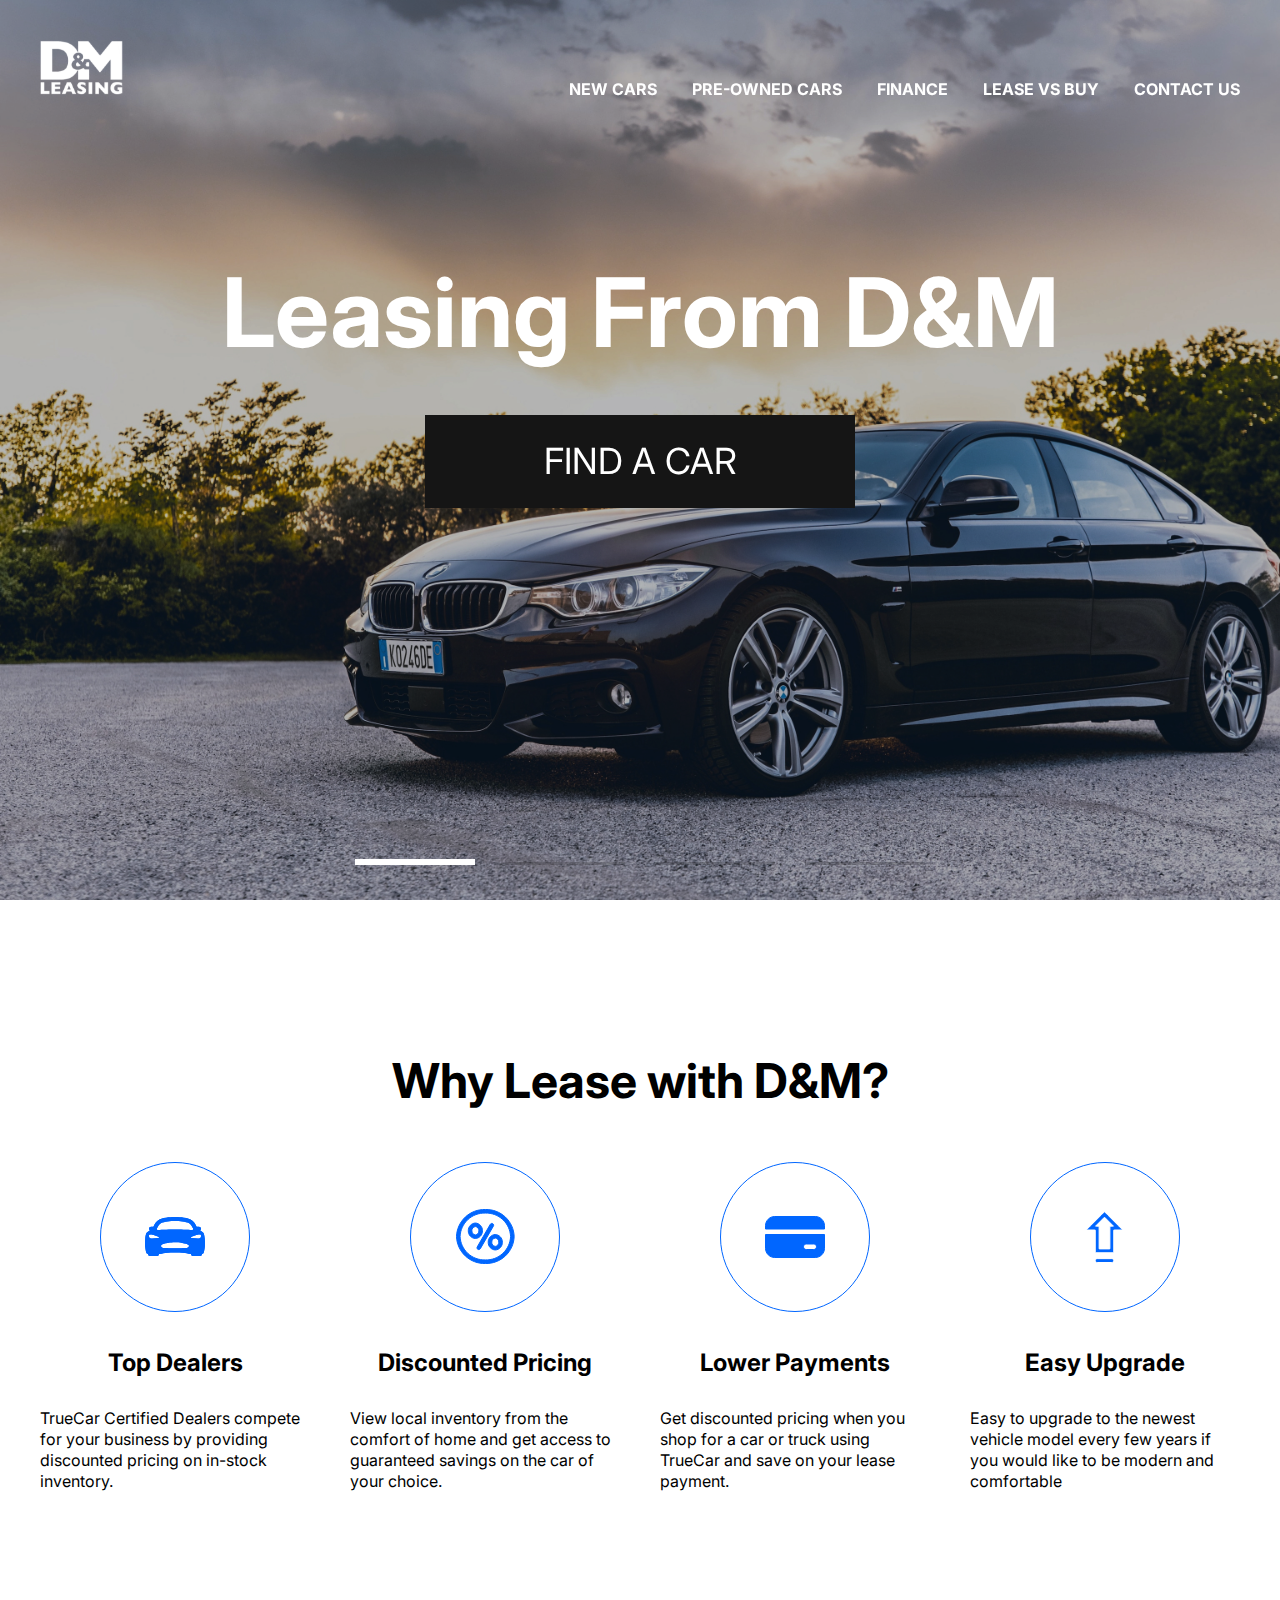
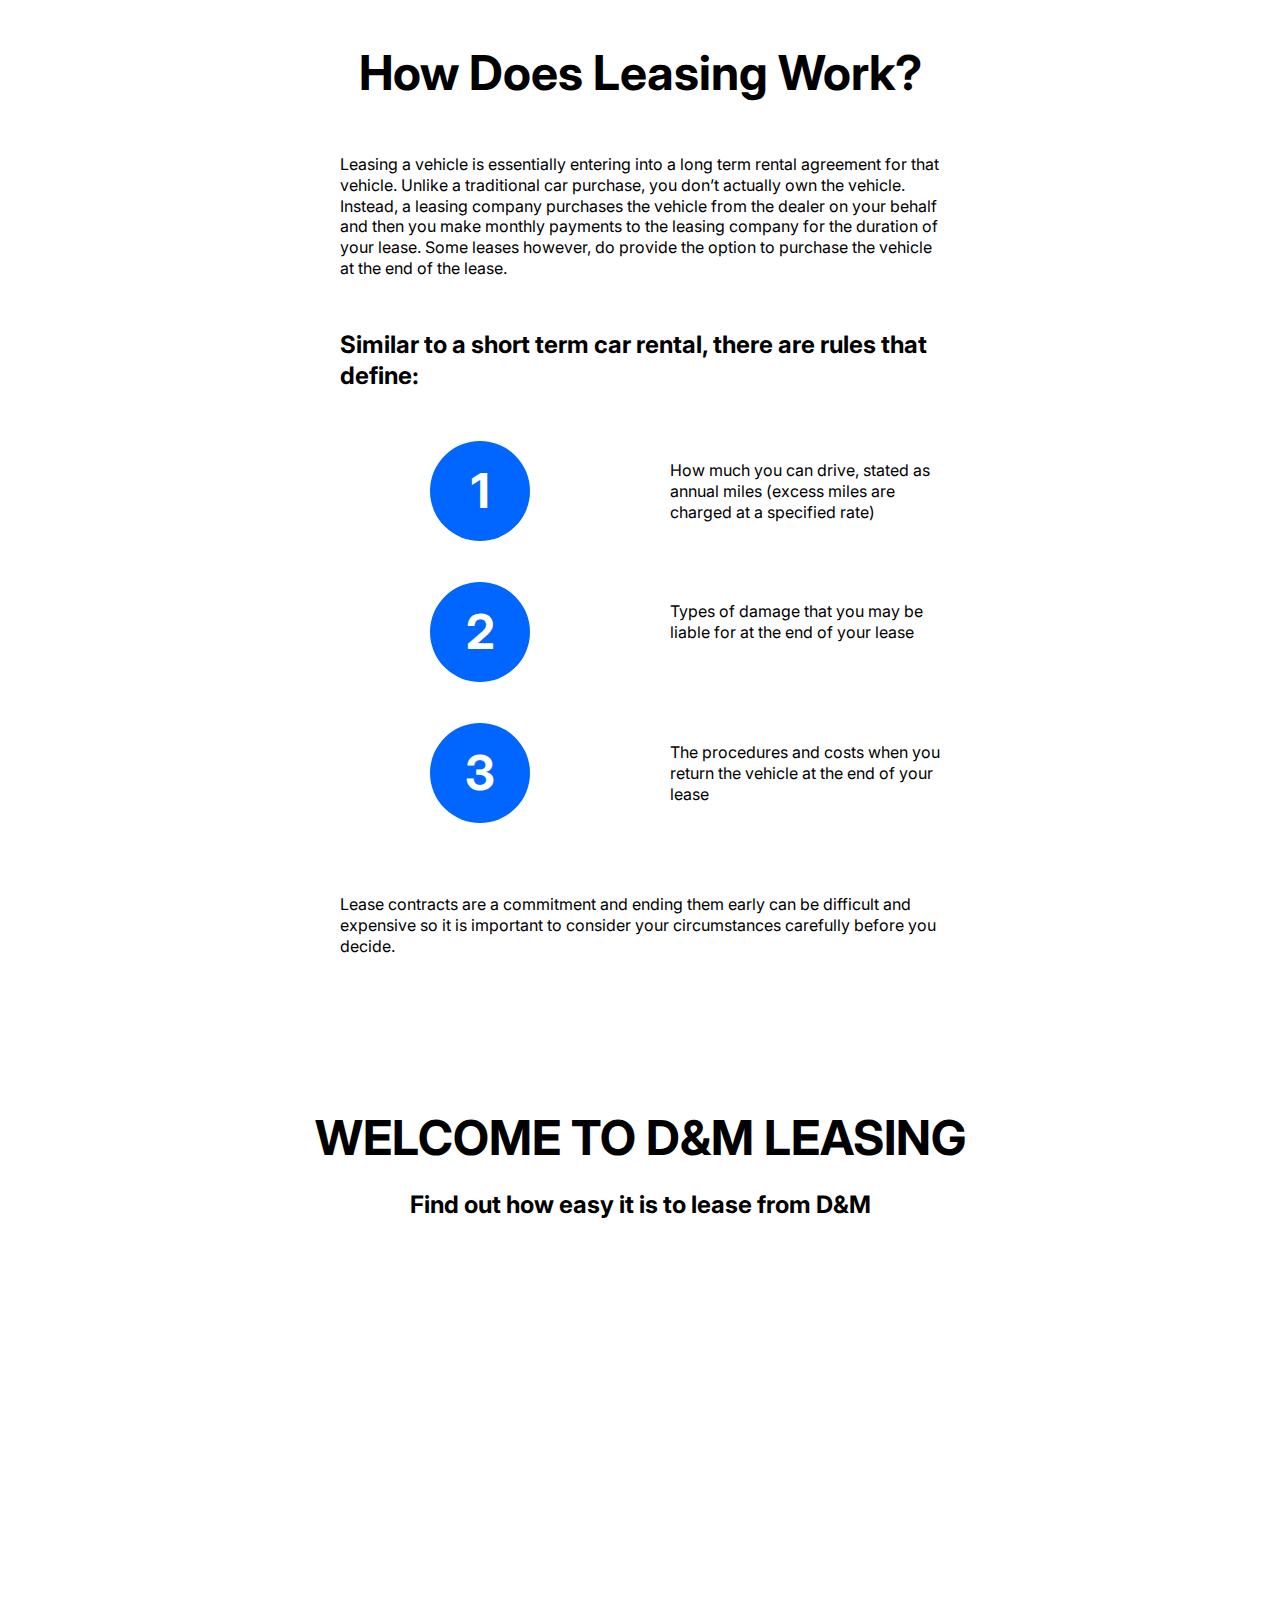
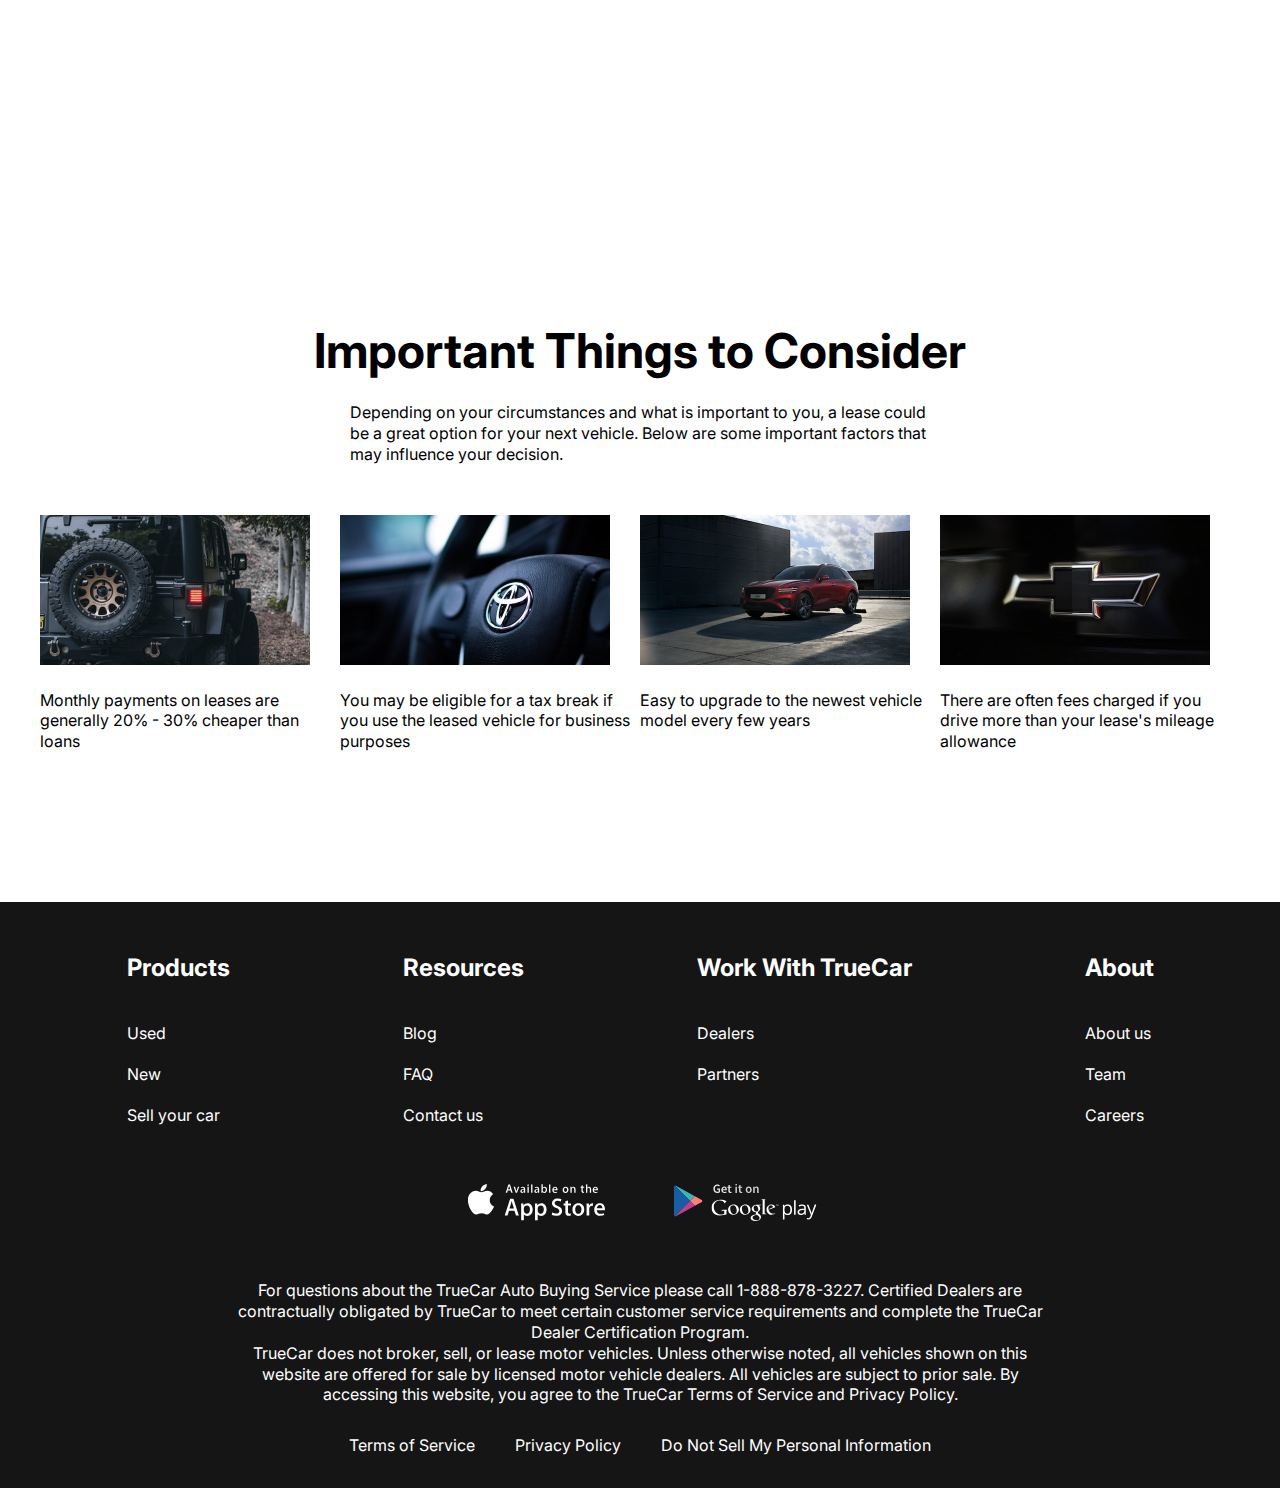
<file: index.html>
<!DOCTYPE html>
<html lang="en">
  <head>
    <meta charset="UTF-8" />
    <meta name="viewport" content="width=device-width, initial-scale=1.0" />
    <link rel="preconnect" href="https://fonts.googleapis.com" />
    <link rel="preconnect" href="https://fonts.gstatic.com" crossorigin />
    <link
      href="https://fonts.googleapis.com/css2?family=Inter:wght@100..900&display=swap"
      rel="stylesheet"
    />
    <link
      rel="stylesheet"
      href="https://cdn.jsdelivr.net/npm/swiper@11/swiper-bundle.min.css"
    />
    <link rel="stylesheet" href="css/style.css" />
    <title>Car lease</title>
  </head>
  <body>
    <div class="wrapper">
      <header class="header header-main">
        <div class="container">
          <div class="header__inner">
            <a href="/index.html" class="logo">
              <img src="images/logo.svg" alt="DM" class="logo__img" />
            </a>
            <nav class="menu">
              <ul class="menu__list">
                <li class="menu__list-item">
                  <a href="/new-cars.html" class="menu__list-link">NEW CARS</a>
                </li>
                <li class="menu__list-item">
                  <a href="#" class="menu__list-link">PRE-OWNED CARS</a>
                </li>
                <li class="menu__list-item">
                  <a href="#" class="menu__list-link">FINANCE</a>
                </li>
                <li class="menu__list-item">
                  <a href="#" class="menu__list-link">LEASE VS BUY</a>
                </li>
                <li class="menu__list-item">
                  <a href="/contacts.html" class="menu__list-link"
                    >CONTACT US</a
                  >
                </li>
              </ul>
            </nav>
          </div>
        </div>
      </header>

      <main class="main">
        <section class="top">
          <div class="container">
            <div class="top__title">Leasing From D&M</div>
            <a href="#" class="top__link"> FIND A CAR </a>
          </div>
        </section>

        <div class="slider">
          <div class="swiper">
            <div class="swiper-wrapper">
              <div
                class="swiper-slide"
                style="background-image: url(images/slide-1.jpg)"
              ></div>
              <div
                class="swiper-slide"
                style="background-image: url(images/slide-1.jpg)"
              ></div>
              <div
                class="swiper-slide"
                style="background-image: url(images/slide-1.jpg)"
              ></div>
              <div
                class="swiper-slide"
                style="background-image: url(images/slide-1.jpg)"
              ></div>
            </div>
            <div class="swiper-pagination"></div>
          </div>
        </div>

        <section class="why-lease">
          <div class="container">
            <h2 class="section-title">Why Lease with D&M?</h2>
            <ul class="why-lease__list">
              <li class="why-lease__item">
                <img
                  src="images/why-lease__img-1.svg"
                  alt="top dealers"
                  class="why-lease__item-img"
                />
                <h3 class="why-lease__item-title">Top Dealers</h3>
                <p class="why-lease__item-text">
                  TrueCar Certified Dealers compete for your business by
                  providing discounted pricing on in-stock inventory.
                </p>
              </li>
              <li class="why-lease__item">
                <img
                  src="images/why-lease__img-2.svg"
                  alt="top dealers"
                  class="why-lease__item-img"
                />
                <h3 class="why-lease__item-title">Discounted Pricing</h3>
                <p class="why-lease__item-text">
                  View local inventory from the comfort of home and get access
                  to guaranteed savings on the car of your choice.
                </p>
              </li>
              <li class="why-lease__item">
                <img
                  src="images/why-lease__img-3.svg"
                  alt="top dealers"
                  class="why-lease__item-img"
                />
                <h3 class="why-lease__item-title">Lower Payments</h3>
                <p class="why-lease__item-text">
                  Get discounted pricing when you shop for a car or truck using
                  TrueCar and save on your lease payment.
                </p>
              </li>
              <li class="why-lease__item">
                <img
                  src="images/why-lease__img-4.svg"
                  alt="top dealers"
                  class="why-lease__item-img"
                />
                <h3 class="why-lease__item-title">Easy Upgrade</h3>
                <p class="why-lease__item-text">
                  Easy to upgrade to the newest vehicle model every few years if
                  you would like to be modern and comfortable
                </p>
              </li>
            </ul>
          </div>
        </section>

        <section class="how-does">
          <div class="container">
            <div class="how-does__inner">
              <h2 class="section-title">How Does Leasing Work?</h2>
              <p class="how-does__text">
                Leasing a vehicle is essentially entering into a long term
                rental agreement for that vehicle. Unlike a traditional car
                purchase, you don’t actually own the vehicle. Instead, a leasing
                company purchases the vehicle from the dealer on your behalf and
                then you make monthly payments to the leasing company for the
                duration of your lease. Some leases however, do provide the
                option to purchase the vehicle at the end of the lease.
              </p>
              <h4 class="how-does__title">
                Similar to a short term car rental, there are rules that define:
              </h4>
              <ol class="how-does__list">
                <li class="how-does__item">
                  How much you can drive, stated as annual miles (excess miles
                  are charged at a specified rate)
                </li>
                <li class="how-does__item">
                  Types of damage that you may be liable for at the end of your
                  lease
                </li>
                <li class="how-does__item">
                  The procedures and costs when you return the vehicle at the
                  end of your lease
                </li>
              </ol>
              <p class="how-does__text">
                Lease contracts are a commitment and ending them early can be
                difficult and expensive so it is important to consider your
                circumstances carefully before you decide.
              </p>
            </div>
          </div>
        </section>

        <section class="video">
          <div class="container">
            <h2 class="section-title video__title">WELCOME TO D&M LEASING</h2>
            <p class="video__text">Find out how easy it is to lease from D&M</p>
            <iframe
              class="video__content"
              width="1000"
              height="500"
              src="https://www.youtube.com/embed/8qiJ1mJzb6E?si=nx8A_49OuRKkU9Jv&amp;controls=0"
              title="YouTube video player"
              frameborder="0"
              allow="accelerometer; autoplay; clipboard-write; encrypted-media; gyroscope; picture-in-picture; web-share"
              referrerpolicy="strict-origin-when-cross-origin"
              allowfullscreen
            >
            </iframe>
          </div>
        </section>

        <section class="important">
          <div class="container">
            <h2 class="section-title important__title">
              Important Things to Consider
            </h2>
            <p class="important__text">
              Depending on your circumstances and what is important to you, a
              lease could be a great option for your next vehicle. Below are
              some important factors that may influence your decision.
            </p>
            <ul class="important__list">
              <li class="important__item">
                <img
                  src="images/imp-1.jpg"
                  alt="car"
                  class="important__list-img"
                />
                <p class="important__list-text">
                  Monthly payments on leases are generally 20% - 30% cheaper
                  than loans
                </p>
              </li>
              <li class="important__item">
                <img
                  src="images/imp-2.jpg"
                  alt="car"
                  class="important__list-img"
                />
                <p class="important__list-text">
                  You may be eligible for a tax break if you use the leased
                  vehicle for business purposes
                </p>
              </li>
              <li class="important__item">
                <img
                  src="images/imp-3.jpg"
                  alt="car"
                  class="important__list-img"
                />
                <p class="important__list-text">
                  Easy to upgrade to the newest vehicle model every few years
                </p>
              </li>
              <li class="important__item">
                <img
                  src="images/imp-4.jpg"
                  alt="car"
                  class="important__list-img"
                />
                <p class="important__list-text">
                  There are often fees charged if you drive more than your
                  lease's mileage allowance
                </p>
              </li>
            </ul>
          </div>
        </section>
      </main>

      <footer class="footer">
        <div class="container">
          <nav class="footer__menu">
            <ul class="footer__menu-list">
              <li class="footer__menu-item">
                <p class="footer__menu-title">Products</p>
              </li>
              <li class="footer__menu-item">
                <a href="#" class="footer__menu-link">Used</a>
              </li>
              <li class="footer__menu-item">
                <a href="#" class="footer__menu-link">New</a>
              </li>
              <li class="footer__menu-item">
                <a href="#" class="footer__menu-link">Sell your car</a>
              </li>
            </ul>
            <ul class="footer__menu-list">
              <li class="footer__menu-item">
                <p class="footer__menu-title">Resources</p>
              </li>
              <li class="footer__menu-item">
                <a href="#" class="footer__menu-link">Blog</a>
              </li>
              <li class="footer__menu-item">
                <a href="#" class="footer__menu-link">FAQ</a>
              </li>
              <li class="footer__menu-item">
                <a href="#" class="footer__menu-link">Contact us</a>
              </li>
            </ul>
            <ul class="footer__menu-list">
              <li class="footer__menu-item">
                <p class="footer__menu-title">Work With TrueCar</p>
              </li>
              <li class="footer__menu-item">
                <a href="#" class="footer__menu-link">Dealers</a>
              </li>
              <li class="footer__menu-item">
                <a href="#" class="footer__menu-link">Partners</a>
              </li>
            </ul>
            <ul class="footer__menu-list">
              <li class="footer__menu-item">
                <p class="footer__menu-title">About</p>
              </li>
              <li class="footer__menu-item">
                <a href="#" class="footer__menu-link">About us</a>
              </li>
              <li class="footer__menu-item">
                <a href="#" class="footer__menu-link">Team</a>
              </li>
              <li class="footer__menu-item">
                <a href="#" class="footer__menu-link">Careers</a>
              </li>
            </ul>
          </nav>

          <ul class="app">
            <li class="app__item">
              <a href="#" class="app__item-link">
                <img
                  src="images/appstore.svg"
                  alt="appStore"
                  class="app__item-img"
                />
              </a>
            </li>
            <li class="app__item">
              <a href="#" class="app__item-link">
                <img
                  src="images/googleplay.svg"
                  alt="googlePlay"
                  class="app__item-img"
                />
              </a>
            </li>
          </ul>

          <div class="footer__copy">
            <p class="footer__copy-text">
              For questions about the TrueCar Auto Buying Service please call
              1-888-878-3227. Certified Dealers are contractually obligated by
              TrueCar to meet certain customer service requirements and complete
              the TrueCar Dealer Certification Program.
            </p>
            <p class="footer__copy-text">
              TrueCar does not broker, sell, or lease motor vehicles. Unless
              otherwise noted, all vehicles shown on this website are offered
              for sale by licensed motor vehicle dealers. All vehicles are
              subject to prior sale. By accessing this website, you agree to the
              TrueCar Terms of Service and Privacy Policy.
            </p>
          </div>

          <nav class="copy__nav">
            <ul class="copy__nav-list">
              <li class="copy__nav-item">
                <a href="#" class="copy__nav-link">Terms of Service</a>
              </li>
              <li class="copy__nav-item">
                <a href="#" class="copy__nav-link">Privacy Policy</a>
              </li>
              <li class="copy__nav-item">
                <a href="#" class="copy__nav-link"
                  >Do Not Sell My Personal Information</a
                >
              </li>
            </ul>
          </nav>
        </div>
      </footer>
    </div>

    <script src="https://cdn.jsdelivr.net/npm/swiper@11/swiper-bundle.min.js"></script>
    <script src="./js/main.js"></script>
  </body>
</html>
</file>
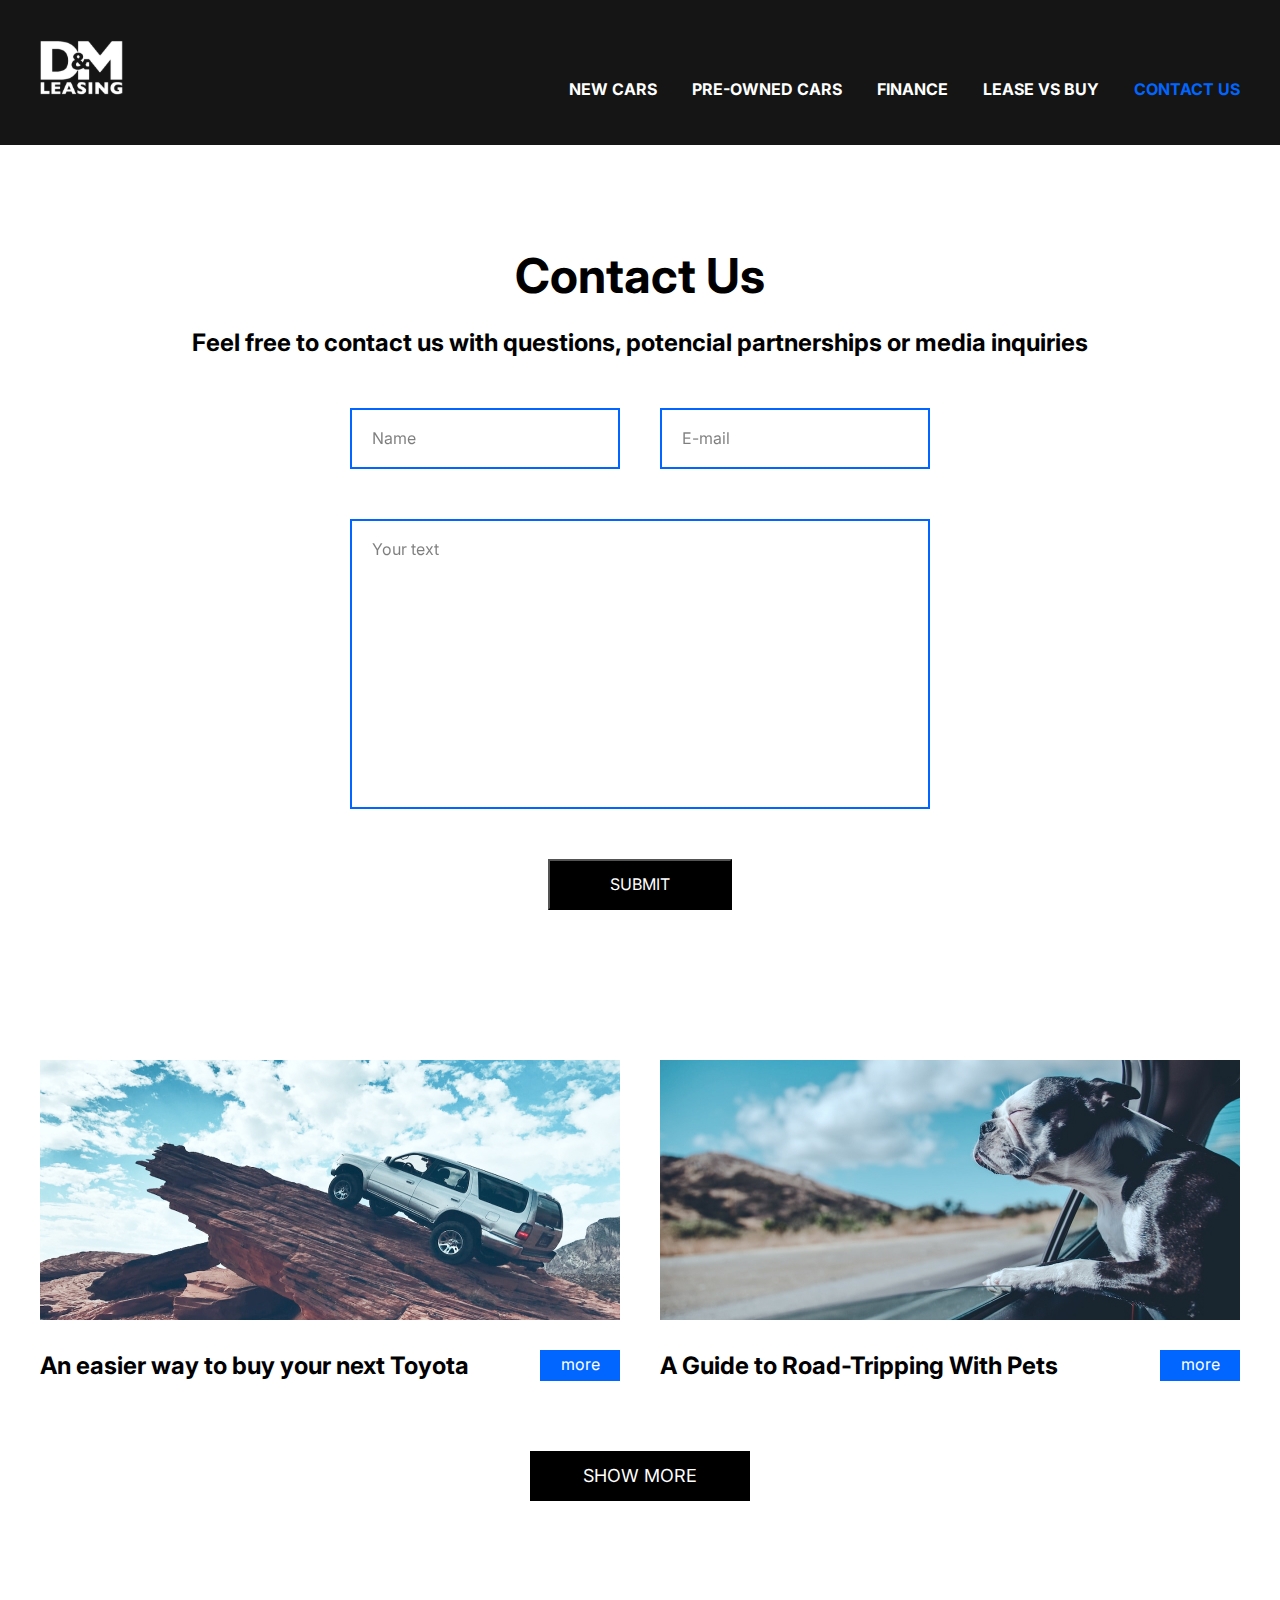
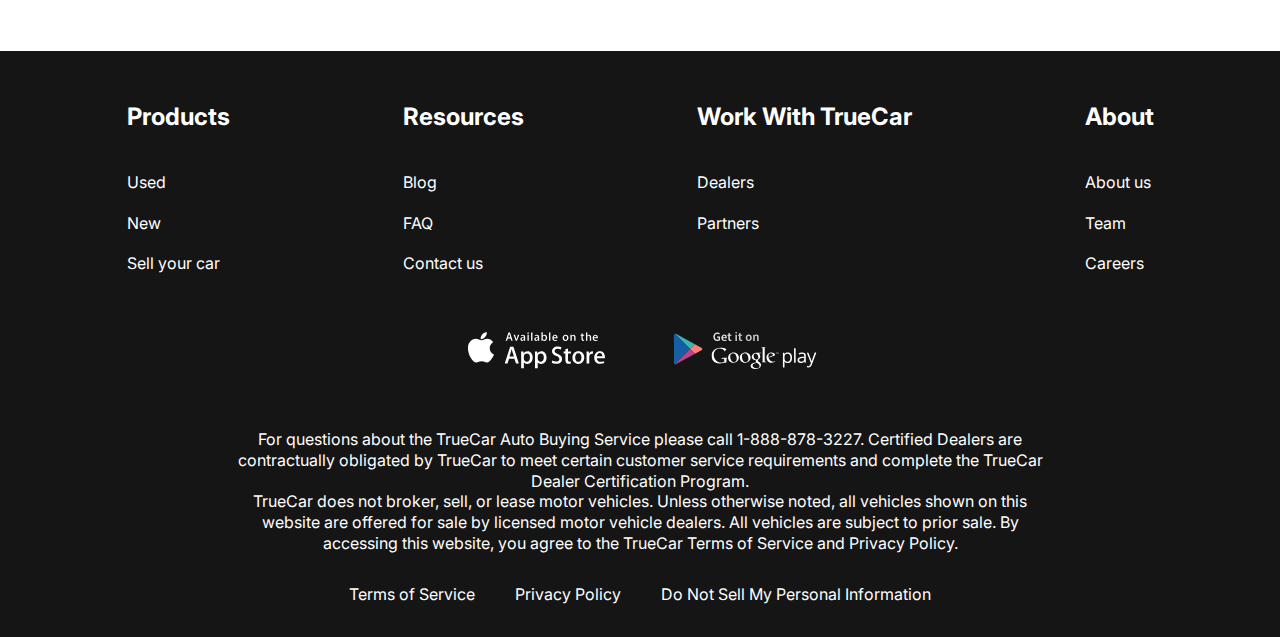
<file: contacts.html>
<!DOCTYPE html>
<html lang="en">
  <head>
    <meta charset="UTF-8" />
    <meta name="viewport" content="width=device-width, initial-scale=1.0" />
    <link rel="stylesheet" href="css/style.css" />
    <link rel="preconnect" href="https://fonts.googleapis.com" />
    <link rel="preconnect" href="https://fonts.gstatic.com" crossorigin />
    <link
      href="https://fonts.googleapis.com/css2?family=Inter:wght@100..900&display=swap"
      rel="stylesheet"
    />
    <title>Contacts</title>
  </head>
  <body>
    <div class="wrapper">
      <header class="header">
        <div class="container">
          <div class="header__inner">
            <a href="/index.html" class="logo">
              <img src="images/logo.svg" alt="DM" class="logo__img" />
            </a>
            <nav class="menu">
              <ul class="menu__list">
                <li class="menu__list-item">
                  <a href="/new-cars.html" class="menu__list-link">NEW CARS</a>
                </li>
                <li class="menu__list-item">
                  <a href="#" class="menu__list-link">PRE-OWNED CARS</a>
                </li>
                <li class="menu__list-item">
                  <a href="#" class="menu__list-link">FINANCE</a>
                </li>
                <li class="menu__list-item">
                  <a href="#" class="menu__list-link">LEASE VS BUY</a>
                </li>
                <li class="menu__list-item">
                  <a href="#" class="menu__list-link menu__list-link--active"
                    >CONTACT US</a
                  >
                </li>
              </ul>
            </nav>
          </div>
        </div>
      </header>

      <main class="main">
        <section class="contacts">
          <div class="container">
            <h2 class="section-title contacts__title">Contact Us</h2>
            <p class="contacts__text">
              Feel free to contact us with questions, potencial partnerships or
              media inquiries
            </p>
            <form action="#" class="form">
              <input class="form__input" type="text" placeholder="Name" />
              <input class="form__input" type="email" placeholder="E-mail" />
              <textarea
                class="form__textarea"
                placeholder="Your text"
              ></textarea>
              <button class="submit" type="submit">SUBMIT</button>
            </form>
          </div>
        </section>

        <section class="blog">
          <div class="container blog__container">
            <div class="blog__items">
              <div class="blog__item">
                <img src="images/blog-1.jpg" class="blog__item-img" />
                <h4 class="blog__item-title">
                  An easier way to buy your next Toyota
                </h4>
                <a href="#" class="blog__item-btn">more</a>
              </div>
              <div class="blog__item">
                <img src="images/blog-2.jpg" class="blog__item-img" />
                <h4 class="blog__item-title">
                  A Guide to Road-Tripping With Pets
                </h4>
                <a href="#" class="blog__item-btn">more</a>
              </div>
            </div>
            <a class="showmore-link">Show more</a>
          </div>
        </section>
      </main>

      <footer class="footer">
        <div class="container">
          <nav class="footer__menu">
            <ul class="footer__menu-list">
              <li class="footer__menu-item">
                <p class="footer__menu-title">Products</p>
              </li>
              <li class="footer__menu-item">
                <a href="#" class="footer__menu-link">Used</a>
              </li>
              <li class="footer__menu-item">
                <a href="#" class="footer__menu-link">New</a>
              </li>
              <li class="footer__menu-item">
                <a href="#" class="footer__menu-link">Sell your car</a>
              </li>
            </ul>
            <ul class="footer__menu-list">
              <li class="footer__menu-item">
                <p class="footer__menu-title">Resources</p>
              </li>
              <li class="footer__menu-item">
                <a href="#" class="footer__menu-link">Blog</a>
              </li>
              <li class="footer__menu-item">
                <a href="#" class="footer__menu-link">FAQ</a>
              </li>
              <li class="footer__menu-item">
                <a href="#" class="footer__menu-link">Contact us</a>
              </li>
            </ul>
            <ul class="footer__menu-list">
              <li class="footer__menu-item">
                <p class="footer__menu-title">Work With TrueCar</p>
              </li>
              <li class="footer__menu-item">
                <a href="#" class="footer__menu-link">Dealers</a>
              </li>
              <li class="footer__menu-item">
                <a href="#" class="footer__menu-link">Partners</a>
              </li>
            </ul>
            <ul class="footer__menu-list">
              <li class="footer__menu-item">
                <p class="footer__menu-title">About</p>
              </li>
              <li class="footer__menu-item">
                <a href="#" class="footer__menu-link">About us</a>
              </li>
              <li class="footer__menu-item">
                <a href="#" class="footer__menu-link">Team</a>
              </li>
              <li class="footer__menu-item">
                <a href="#" class="footer__menu-link">Careers</a>
              </li>
            </ul>
          </nav>

          <ul class="app">
            <li class="app__item">
              <a href="#" class="app__item-link">
                <img
                  src="images/appstore.svg"
                  alt="appStore"
                  class="app__item-img"
                />
              </a>
            </li>
            <li class="app__item">
              <a href="#" class="app__item-link">
                <img
                  src="images/googleplay.svg"
                  alt="googlePlay"
                  class="app__item-img"
                />
              </a>
            </li>
          </ul>

          <div class="footer__copy">
            <p class="footer__copy-text">
              For questions about the TrueCar Auto Buying Service please call
              1-888-878-3227. Certified Dealers are contractually obligated by
              TrueCar to meet certain customer service requirements and complete
              the TrueCar Dealer Certification Program.
            </p>
            <p class="footer__copy-text">
              TrueCar does not broker, sell, or lease motor vehicles. Unless
              otherwise noted, all vehicles shown on this website are offered
              for sale by licensed motor vehicle dealers. All vehicles are
              subject to prior sale. By accessing this website, you agree to the
              TrueCar Terms of Service and Privacy Policy.
            </p>
          </div>

          <nav class="copy__nav">
            <ul class="copy__nav-list">
              <li class="copy__nav-item">
                <a href="#" class="copy__nav-link">Terms of Service</a>
              </li>
              <li class="copy__nav-item">
                <a href="#" class="copy__nav-link">Privacy Policy</a>
              </li>
              <li class="copy__nav-item">
                <a href="#" class="copy__nav-link"
                  >Do Not Sell My Personal Information</a
                >
              </li>
            </ul>
          </nav>
        </div>
      </footer>
    </div>
  </body>
</html>
</file>
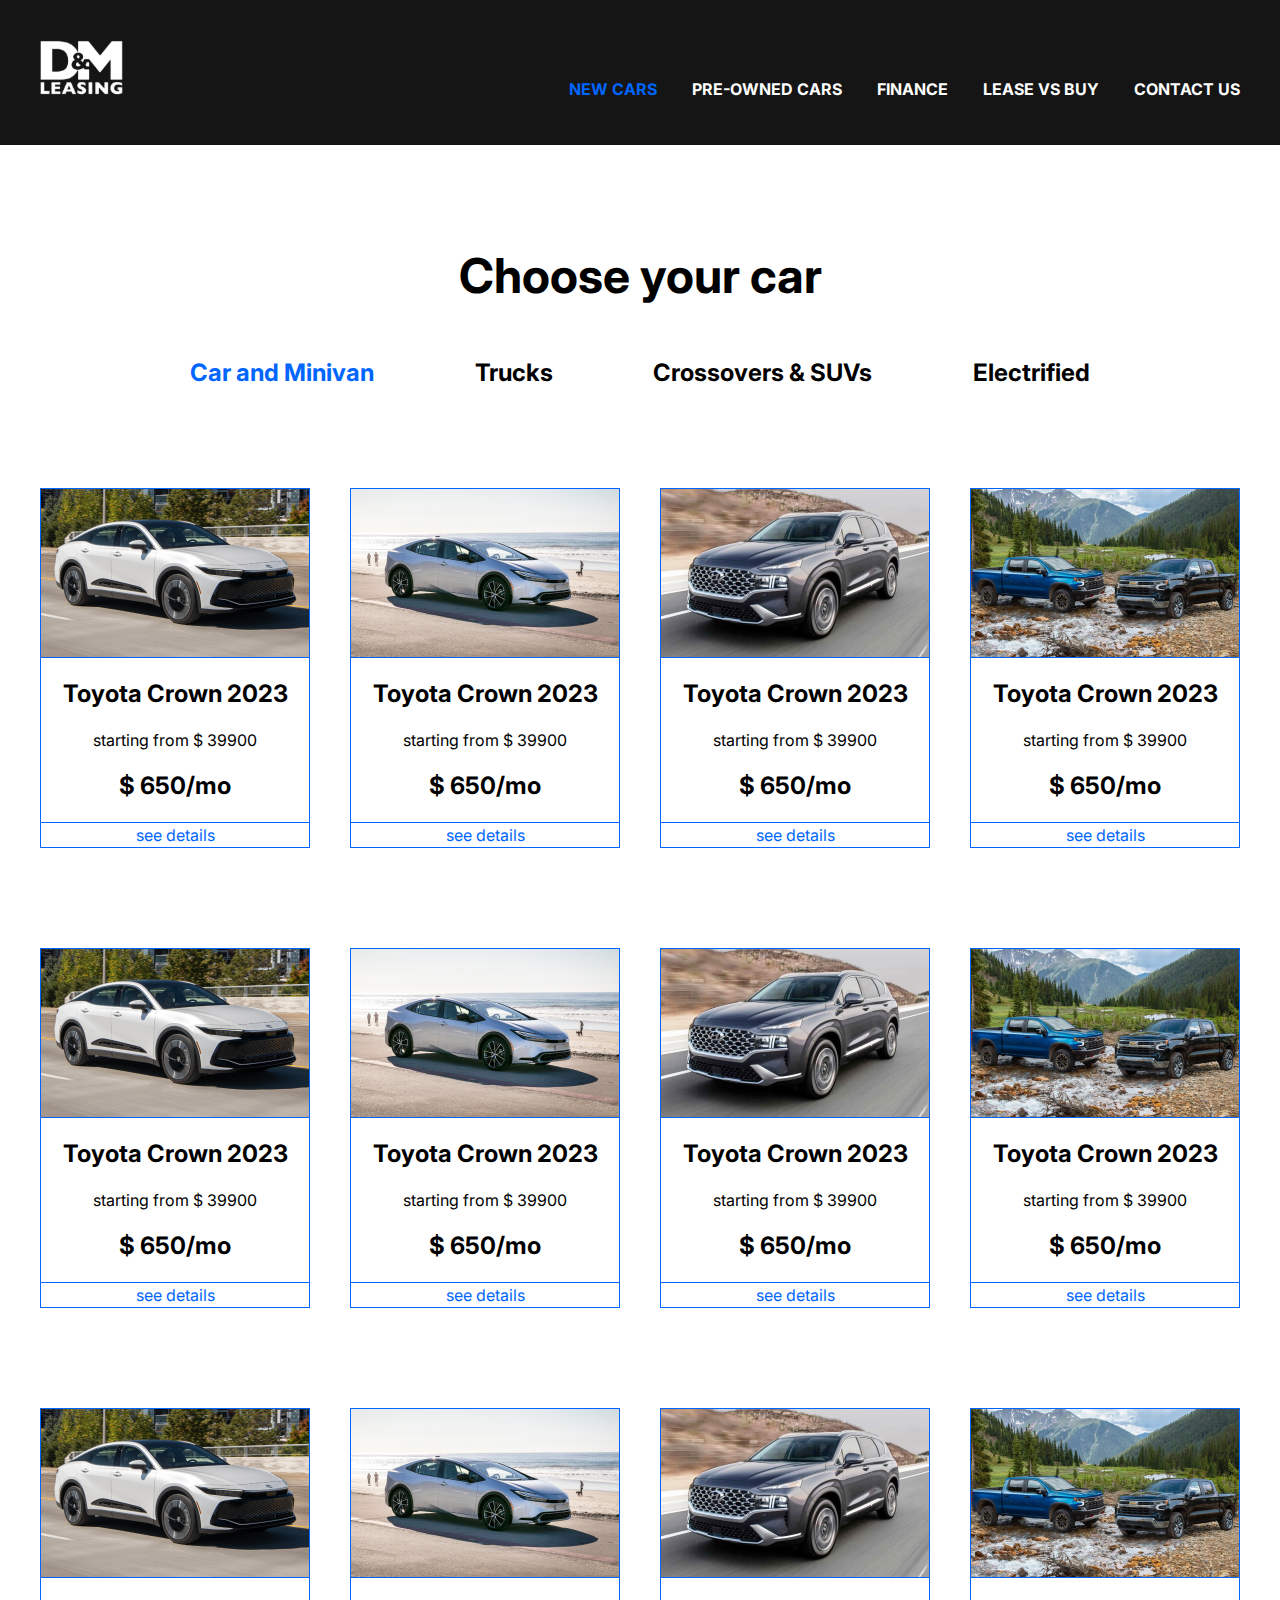
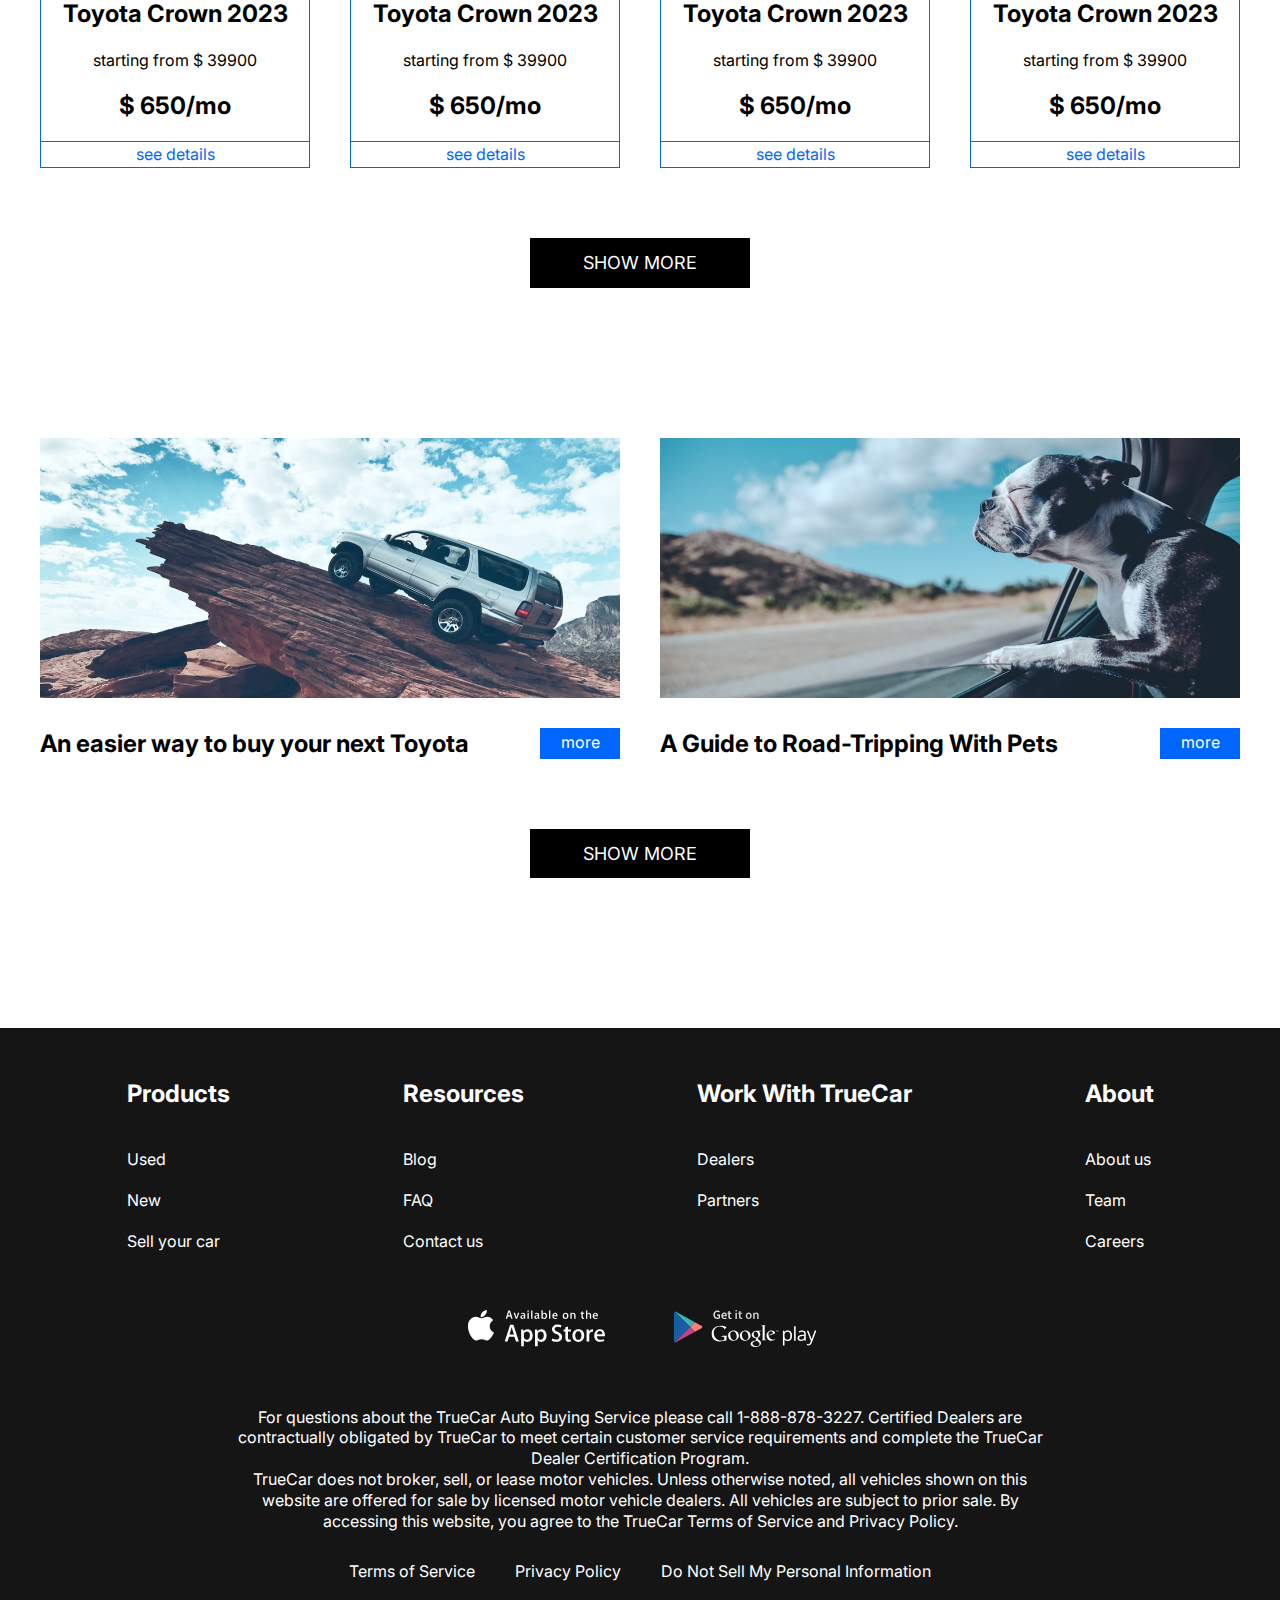
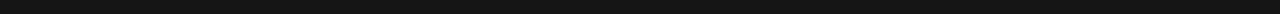
<file: new-cars.html>
<!DOCTYPE html>
<html lang="en">
  <head>
    <meta charset="UTF-8" />
    <meta name="viewport" content="width=device-width, initial-scale=1.0" />
    <link rel="stylesheet" href="css/style.css" />
    <link rel="preconnect" href="https://fonts.googleapis.com" />
    <link rel="preconnect" href="https://fonts.gstatic.com" crossorigin />
    <link
      href="https://fonts.googleapis.com/css2?family=Inter:wght@100..900&display=swap"
      rel="stylesheet"
    />
    <title>New-cars</title>
  </head>
  <body>
    <div class="wrapper">
      <header class="header">
        <div class="container">
          <div class="header__inner">
            <a href="/index.html" class="logo">
              <img src="images/logo.svg" alt="DM" class="logo__img" />
            </a>
            <nav class="menu">
              <ul class="menu__list">
                <li class="menu__list-item">
                  <a
                    href="new-cars.html"
                    class="menu__list-link menu__list-link--active"
                    >NEW CARS</a
                  >
                </li>
                <li class="menu__list-item">
                  <a href="#" class="menu__list-link">PRE-OWNED CARS</a>
                </li>
                <li class="menu__list-item">
                  <a href="#" class="menu__list-link">FINANCE</a>
                </li>
                <li class="menu__list-item">
                  <a href="#" class="menu__list-link">LEASE VS BUY</a>
                </li>
                <li class="menu__list-item">
                  <a href="/contacts.html" class="menu__list-link"
                    >CONTACT US</a
                  >
                </li>
              </ul>
            </nav>
          </div>
        </div>
      </header>
      <main class="main">
        <section class="choose">
          <div class="container">
            <h2 class="section-title">Choose your car</h2>
            <div class="tabs">
              <div class="tabs__btn">
                <button
                  class="tabs__btn-item tabs__btn-item--active"
                  data-button="content-1"
                >
                  Car and Minivan</button
                ><button class="tabs__btn-item" data-button="content-2">
                  Trucks</button
                ><button class="tabs__btn-item" data-button="content-3">
                  Crossovers & SUVs</button
                ><button class="tabs__btn-item" data-button="content-4">
                  Electrified
                </button>
              </div>
            </div>

            <div class="tabs__content">
              <div
                class="tabs__content-item tabs__content-item--active"
                id="content-1"
              >
                <div class="card">
                  <img src="images/card-1.jpg" alt="" class="card__img" />
                  <div class="card__content">
                    <div class="card__title">Toyota Crown 2023</div>
                    <div class="card__text">starting from $ 39900</div>
                    <div class="card__price">$ 650/mo</div>
                  </div>
                  <div class="card__link">see details</div>
                </div>
                <div class="card">
                  <img src="images/card-2.jpg" alt="" class="card__img" />
                  <div class="card__content">
                    <div class="card__title">Toyota Crown 2023</div>
                    <div class="card__text">starting from $ 39900</div>
                    <div class="card__price">$ 650/mo</div>
                  </div>
                  <div class="card__link">see details</div>
                </div>
                <div class="card">
                  <img src="images/card-3.jpg" alt="" class="card__img" />
                  <div class="card__content">
                    <div class="card__title">Toyota Crown 2023</div>
                    <div class="card__text">starting from $ 39900</div>
                    <div class="card__price">$ 650/mo</div>
                  </div>
                  <div class="card__link">see details</div>
                </div>
                <div class="card">
                  <img src="images/card-4.jpg" alt="" class="card__img" />
                  <div class="card__content">
                    <div class="card__title">Toyota Crown 2023</div>
                    <div class="card__text">starting from $ 39900</div>
                    <div class="card__price">$ 650/mo</div>
                  </div>
                  <div class="card__link">see details</div>
                </div>
                <div class="card">
                  <img src="images/card-1.jpg" alt="" class="card__img" />
                  <div class="card__content">
                    <div class="card__title">Toyota Crown 2023</div>
                    <div class="card__text">starting from $ 39900</div>
                    <div class="card__price">$ 650/mo</div>
                  </div>
                  <div class="card__link">see details</div>
                </div>
                <div class="card">
                  <img src="images/card-2.jpg" alt="" class="card__img" />
                  <div class="card__content">
                    <div class="card__title">Toyota Crown 2023</div>
                    <div class="card__text">starting from $ 39900</div>
                    <div class="card__price">$ 650/mo</div>
                  </div>
                  <div class="card__link">see details</div>
                </div>
                <div class="card">
                  <img src="images/card-3.jpg" alt="" class="card__img" />
                  <div class="card__content">
                    <div class="card__title">Toyota Crown 2023</div>
                    <div class="card__text">starting from $ 39900</div>
                    <div class="card__price">$ 650/mo</div>
                  </div>
                  <div class="card__link">see details</div>
                </div>
                <div class="card">
                  <img src="images/card-4.jpg" alt="" class="card__img" />
                  <div class="card__content">
                    <div class="card__title">Toyota Crown 2023</div>
                    <div class="card__text">starting from $ 39900</div>
                    <div class="card__price">$ 650/mo</div>
                  </div>
                  <div class="card__link">see details</div>
                </div>
                <div class="card">
                  <img src="images/card-1.jpg" alt="" class="card__img" />
                  <div class="card__content">
                    <div class="card__title">Toyota Crown 2023</div>
                    <div class="card__text">starting from $ 39900</div>
                    <div class="card__price">$ 650/mo</div>
                  </div>
                  <div class="card__link">see details</div>
                </div>
                <div class="card">
                  <img src="images/card-2.jpg" alt="" class="card__img" />
                  <div class="card__content">
                    <div class="card__title">Toyota Crown 2023</div>
                    <div class="card__text">starting from $ 39900</div>
                    <div class="card__price">$ 650/mo</div>
                  </div>
                  <div class="card__link">see details</div>
                </div>
                <div class="card">
                  <img src="images/card-3.jpg" alt="" class="card__img" />
                  <div class="card__content">
                    <div class="card__title">Toyota Crown 2023</div>
                    <div class="card__text">starting from $ 39900</div>
                    <div class="card__price">$ 650/mo</div>
                  </div>
                  <div class="card__link">see details</div>
                </div>
                <div class="card">
                  <img src="images/card-4.jpg" alt="" class="card__img" />
                  <div class="card__content">
                    <div class="card__title">Toyota Crown 2023</div>
                    <div class="card__text">starting from $ 39900</div>
                    <div class="card__price">$ 650/mo</div>
                  </div>
                  <div class="card__link">see details</div>
                </div>
              </div>
              <div class="tabs__content-item" id="content-2">2</div>
              <div class="tabs__content-item" id="content-3">3</div>
              <div class="tabs__content-item" id="content-4">4</div>
              <a class="showmore-link">Show more</a>
            </div>
          </div>
        </section>

        <section class="blog">
          <div class="container blog__container">
            <div class="blog__items">
              <div class="blog__item">
                <img src="images/blog-1.jpg" class="blog__item-img" />
                <h4 class="blog__item-title">
                  An easier way to buy your next Toyota
                </h4>
                <a href="#" class="blog__item-btn">more</a>
              </div>
              <div class="blog__item">
                <img src="images/blog-2.jpg" class="blog__item-img" />
                <h4 class="blog__item-title">
                  A Guide to Road-Tripping With Pets
                </h4>
                <a href="#" class="blog__item-btn">more</a>
              </div>
            </div>
            <a class="showmore-link">Show more</a>
          </div>
        </section>
      </main>

      <footer class="footer">
        <div class="container">
          <nav class="footer__menu">
            <ul class="footer__menu-list">
              <li class="footer__menu-item">
                <p class="footer__menu-title">Products</p>
              </li>
              <li class="footer__menu-item">
                <a href="#" class="footer__menu-link">Used</a>
              </li>
              <li class="footer__menu-item">
                <a href="#" class="footer__menu-link">New</a>
              </li>
              <li class="footer__menu-item">
                <a href="#" class="footer__menu-link">Sell your car</a>
              </li>
            </ul>
            <ul class="footer__menu-list">
              <li class="footer__menu-item">
                <p class="footer__menu-title">Resources</p>
              </li>
              <li class="footer__menu-item">
                <a href="#" class="footer__menu-link">Blog</a>
              </li>
              <li class="footer__menu-item">
                <a href="#" class="footer__menu-link">FAQ</a>
              </li>
              <li class="footer__menu-item">
                <a href="#" class="footer__menu-link">Contact us</a>
              </li>
            </ul>
            <ul class="footer__menu-list">
              <li class="footer__menu-item">
                <p class="footer__menu-title">Work With TrueCar</p>
              </li>
              <li class="footer__menu-item">
                <a href="#" class="footer__menu-link">Dealers</a>
              </li>
              <li class="footer__menu-item">
                <a href="#" class="footer__menu-link">Partners</a>
              </li>
            </ul>
            <ul class="footer__menu-list">
              <li class="footer__menu-item">
                <p class="footer__menu-title">About</p>
              </li>
              <li class="footer__menu-item">
                <a href="#" class="footer__menu-link">About us</a>
              </li>
              <li class="footer__menu-item">
                <a href="#" class="footer__menu-link">Team</a>
              </li>
              <li class="footer__menu-item">
                <a href="#" class="footer__menu-link">Careers</a>
              </li>
            </ul>
          </nav>

          <ul class="app">
            <li class="app__item">
              <a href="#" class="app__item-link">
                <img
                  src="images/appstore.svg"
                  alt="appStore"
                  class="app__item-img"
                />
              </a>
            </li>
            <li class="app__item">
              <a href="#" class="app__item-link">
                <img
                  src="images/googleplay.svg"
                  alt="googlePlay"
                  class="app__item-img"
                />
              </a>
            </li>
          </ul>

          <div class="footer__copy">
            <p class="footer__copy-text">
              For questions about the TrueCar Auto Buying Service please call
              1-888-878-3227. Certified Dealers are contractually obligated by
              TrueCar to meet certain customer service requirements and complete
              the TrueCar Dealer Certification Program.
            </p>
            <p class="footer__copy-text">
              TrueCar does not broker, sell, or lease motor vehicles. Unless
              otherwise noted, all vehicles shown on this website are offered
              for sale by licensed motor vehicle dealers. All vehicles are
              subject to prior sale. By accessing this website, you agree to the
              TrueCar Terms of Service and Privacy Policy.
            </p>
          </div>

          <nav class="copy__nav">
            <ul class="copy__nav-list">
              <li class="copy__nav-item">
                <a href="#" class="copy__nav-link">Terms of Service</a>
              </li>
              <li class="copy__nav-item">
                <a href="#" class="copy__nav-link">Privacy Policy</a>
              </li>
              <li class="copy__nav-item">
                <a href="#" class="copy__nav-link"
                  >Do Not Sell My Personal Information</a
                >
              </li>
            </ul>
          </nav>
        </div>
      </footer>
    </div>

    <script src="/js/new-cars.js"></script>
  </body>
</html>
</file>
<file: css/style.css>
html {
    box-sizing: border-box;
}

*, *::after, *::before {
    box-sizing: inherit;
    margin: 0;
    padding: 0;
}

html,
body {
    height: 100%;
}

body {
    font-family: "Inter", sans-serif;
    font-size: 16px;
    font-weight: 400;
    line-height: 1.3;
}

.wrapper {
    height: 100%;
    display: flex;
    flex-direction: column;
}

.main {
    flex-grow: 1;
}

ul {
    list-style-type: none;
}

a {
    text-decoration: none;
    color: inherit;
}

.container {
    /* background-color: #ccc; */
    max-width: 1220px;
    margin-inline: auto;
    padding: 0 10px;
}

.header {
    background-color: #151515;
}

.header-main {
    background-color: transparent;
    position: absolute;
    z-index: 6;
    left: 0;
    top: 0;
    right: 0;
}

.header__inner {
    padding-top: 40px;
    padding-bottom: 45px;
    display: flex;
    justify-content: space-between;
    align-items: flex-end;
}

.menu__list {
    display: flex;
    gap: 35px;
}

.menu__list-link {
    color: #fff;
    text-transform: uppercase;
    font-weight: 700;
}

.menu__list-link--active {
    color: #0066FF;
}

.footer {
    padding: 50px 0 32px;
    background-color: #151515;
    color: #fff;
}

.footer__menu {
    display: flex;
    justify-content: space-around;
    margin-bottom: 50px;
}

.footer__menu-list {
    max-width: 250px;
}

.footer__menu-title {
    font-weight: 700;
    font-size: 24px;
    padding-bottom: 20px;
}

.footer__menu-item + .footer__menu-item {
    padding-top: 20px;
}

.app {
    display: flex;
    justify-content: center;
    gap: 40px;
    margin-bottom: 50px;
}

.footer__copy {
    margin: 0 auto 30px;
    width: 806px;
    text-align: center;
}

.copy__nav-list {
    display: flex;
    justify-content: center;
    gap: 40px;
}

.top {
    color: #fff;
    text-align: center;
    padding-top: 250px;
    position: absolute;
    z-index: 5;
    left: 0;
    top: 0;
    right: 0;
}

.top__title {
    font-size: 96px;
    font-weight: 700;
    margin-bottom: 40px;
}

.top__link {
    max-width: 430px;
    width: 100%;
    text-transform: uppercase;
    background-color: #151515;
    padding: 23px;
    font-size: 36px;
    display: inline-block;
    cursor: pointer;
}

.swiper::after {
    content: '';
    position: absolute;
    background: rgba(21, 21, 21, .3);
    left: 0;
    right: 0;
    top: 0;
    bottom: 0;
    z-index: 5;
}

.swiper-slide {
    background-repeat: no-repeat;
    background-position: center;
    background-size: cover;
    height: 100vh;
    transition: all .3s ease;
}

.swiper-pagination-bullet {
    width: 120px;
    height: 3px;
    background: #151515;
    border-radius: 0;
}

.swiper-pagination-bullet.swiper-pagination-bullet-active {
    height: 6px;
    background: #fff;
}

.swiper-pagination-horizontal.swiper-pagination-bullets .swiper-pagination-bullet {
    margin: 0 15px;
}

.swiper-pagination-bullets.swiper-pagination-horizontal, .swiper-pagination-custom, .swiper-pagination-fraction {
    margin-bottom: 22px;
}

/* why-lease section */

.why-lease {
    padding: 150px 0;
}

.section-title {
    font-weight: 700;
    font-size: 48px;
    text-align: center;
    margin-bottom: 50px;
}

.why-lease__list {
    text-align: center;
    display: grid;
    grid-template-columns: repeat(4, 1fr);
    gap: 40px;
}

.why-lease__item-img {
    margin-bottom: 30px;
}

.why-lease__item-title {
    font-size: 24px;
    font-weight: 700;
    margin-bottom: 30px;
}

.why-lease__item-text {
    text-align: left;
}

/* How does section */

.how-does__inner {
    max-width: 600px;
    margin: 0 auto;
    padding-bottom: 150px;
}

.how-does__list {
    padding: 50px 0 70px;
    counter-reset: myCounter;
}

.how-does__item {
    list-style-type: none;
    width: 270px;
    min-height: 63px;
    margin-left: auto;
    padding: 19px 0 19px 240px;
    position: relative;
    box-sizing: content-box;
}

.how-does__item + .how-does__item {
    margin-top: 40px;
}

.how-does__title {
    padding-top: 50px;
    font-weight: 700;
    font-size: 24px;
}

.how-does__item::before {
    counter-increment: myCounter;
    content: counter(myCounter);
    display: flex;
    justify-content: center;
    align-items: center;
    border-radius: 50%;
    width: 100px;
    height: 100px;
    background: #0066FF;
    color: #fff;
    font-size: 48px;
    font-weight: 700;
    position: absolute;
    left: 0;
    top: 0;
}

/* video section */

.video {
    padding-bottom: 150px;
}

.video__title {
    margin-bottom: 20px;
}

.video__text {
    font-size: 24px;
    font-weight: 700;
    margin-bottom: 50px;
    text-align: center;
}

.video__content {
    display: block;
    margin: 0 auto;
}

/* important section */

.important {
    padding-bottom: 150px;
}

.important__title {
    margin-bottom: 20px;
}

.important__text {
    margin: 0 auto 50px;
    max-width: 580px;
}

.important__list {
    display: grid;
    grid-template-columns: repeat(4, 1fr);
}

.important__list-img {
    margin-bottom: 20px;
}


/* Contacts section */

.contacts {
    padding: 100px 0 150px;
}

.contacts__title {
    margin-bottom: 20px;
}

.contacts__text {
    font-weight: 700;
    font-size: 24px;
    text-align: center;
    margin-bottom: 50px;
}

.form {
    display: flex;
    justify-content: space-between;
    flex-wrap: wrap;
    max-width: 580px;
    margin: 0 auto;
}

.form__textarea {
    width: 100%;
    resize: none;
    margin-bottom: 50px;
    font-family: "Inter", sans-serif;
    font-size: 16px;
    font-weight: 400;
    line-height: 1.3;
    border: 2px solid #0066FF;
    padding: 18px 20px;
    height: 290px;
}
.form__textarea::placeholder {
    color: #000;
    opacity: .5;
    font-family: "Inter", sans-serif;
    font-size: 16px;
    font-weight: 400;
    line-height: 1.3;
}

.form__input {
    margin-bottom: 50px;
    display: inline-block;
    font-family: "Inter", sans-serif;
    font-size: 16px;
    font-weight: 400;
    line-height: 1.3;
    border: 2px solid #0066FF;
    padding: 18px 20px;
    width: 270px;
}

.form__input::placeholder {
    color: #000;
    opacity: .5;
    font-family: "Inter", sans-serif;
    font-size: 16px;
    font-weight: 400;
    line-height: 1.3;
}

.submit {
    text-transform: uppercase;
    padding: 13px 60px;
    color: #fff;
    background: #000;
    margin-inline: auto;
    max-width: 184px;
    width: 100%;
    font-family: "Inter", sans-serif;
    font-size: 16px;
    font-weight: 400;
    line-height: 1.3;
}

/* Blog section */


.blog {
    padding-bottom: 150px;
}

.blog__container {
    display: flex;
    flex-direction: column;
}

.blog__items {
    display: grid;
    grid-template-columns: repeat(2, 1fr);
    gap: 40px;
}

.blog__item {
    display: flex;
    justify-content: space-between;
    flex-wrap: wrap;
}

.blog__item-img {
    width: 100%;
    margin-bottom: 30px;
}

.blog__item-title {
    flex-basis: 446px;
    font-size: 24px;
    font-weight: 700;
}

.blog__item-btn {
    color: #fff;
    background: #0066FF;
    padding: 4px 6px;
    width: 80px;
    text-align: center;
}

.showmore-link {
    background: #000;
    padding: 13px;
    width: 220px;
    color: #fff;
    font-size: 18px;
    text-transform: uppercase;
    text-align: center;
    margin: 0 auto;
    margin-top: 70px;
    display: block;
    cursor: pointer;
}

/* Choose section */

.choose {
    padding: 100px 0 150px;
}

.tabs {
    padding-bottom: 100px;
}

.tabs__btn {
    display: flex;
    justify-content: space-between;
    gap: 80px;
    padding-bottom: 100px;
    margin: 0 auto;
    padding: 0 150px;
}

.tabs__btn-item {
    font-size: 24px;
    font-weight: 700;
    font-family: "Inter", sans-serif;
    line-height: 1.3;
    border: none;
    background: transparent;
    cursor: pointer;
}

.tabs__btn-item--active {
    color: #0066FF;
}

.card {
    width: 270px;
    
}

.card__content {
    padding: 0 5px;
    border: 1px solid #0066FF;
    border-top: 0;
    text-align: center;
}

.tabs__content-item {
    display: none;
    grid-template-columns: repeat(4, 1fr);
    gap: 100px 40px;
}

.tabs__content-item.tabs__content-item--active {
    display: grid;
}

.card__img {
    display: block;
}

.card__title {
    font-size: 24px;
    font-weight: 700;
    margin-bottom: 20px;
    padding-top: 20px;
}

.card__text {
    margin-bottom: 20px;
}

.card__price {
    margin-bottom: 20px;
    font-size: 24px;
    font-weight: 700;
}

.card__link {
    color: #0066FF;
    border: 1px solid #0066FF;
    border-top: 0;
    text-align: center;
    cursor: pointer;
    padding: 2px;
}
</file>
